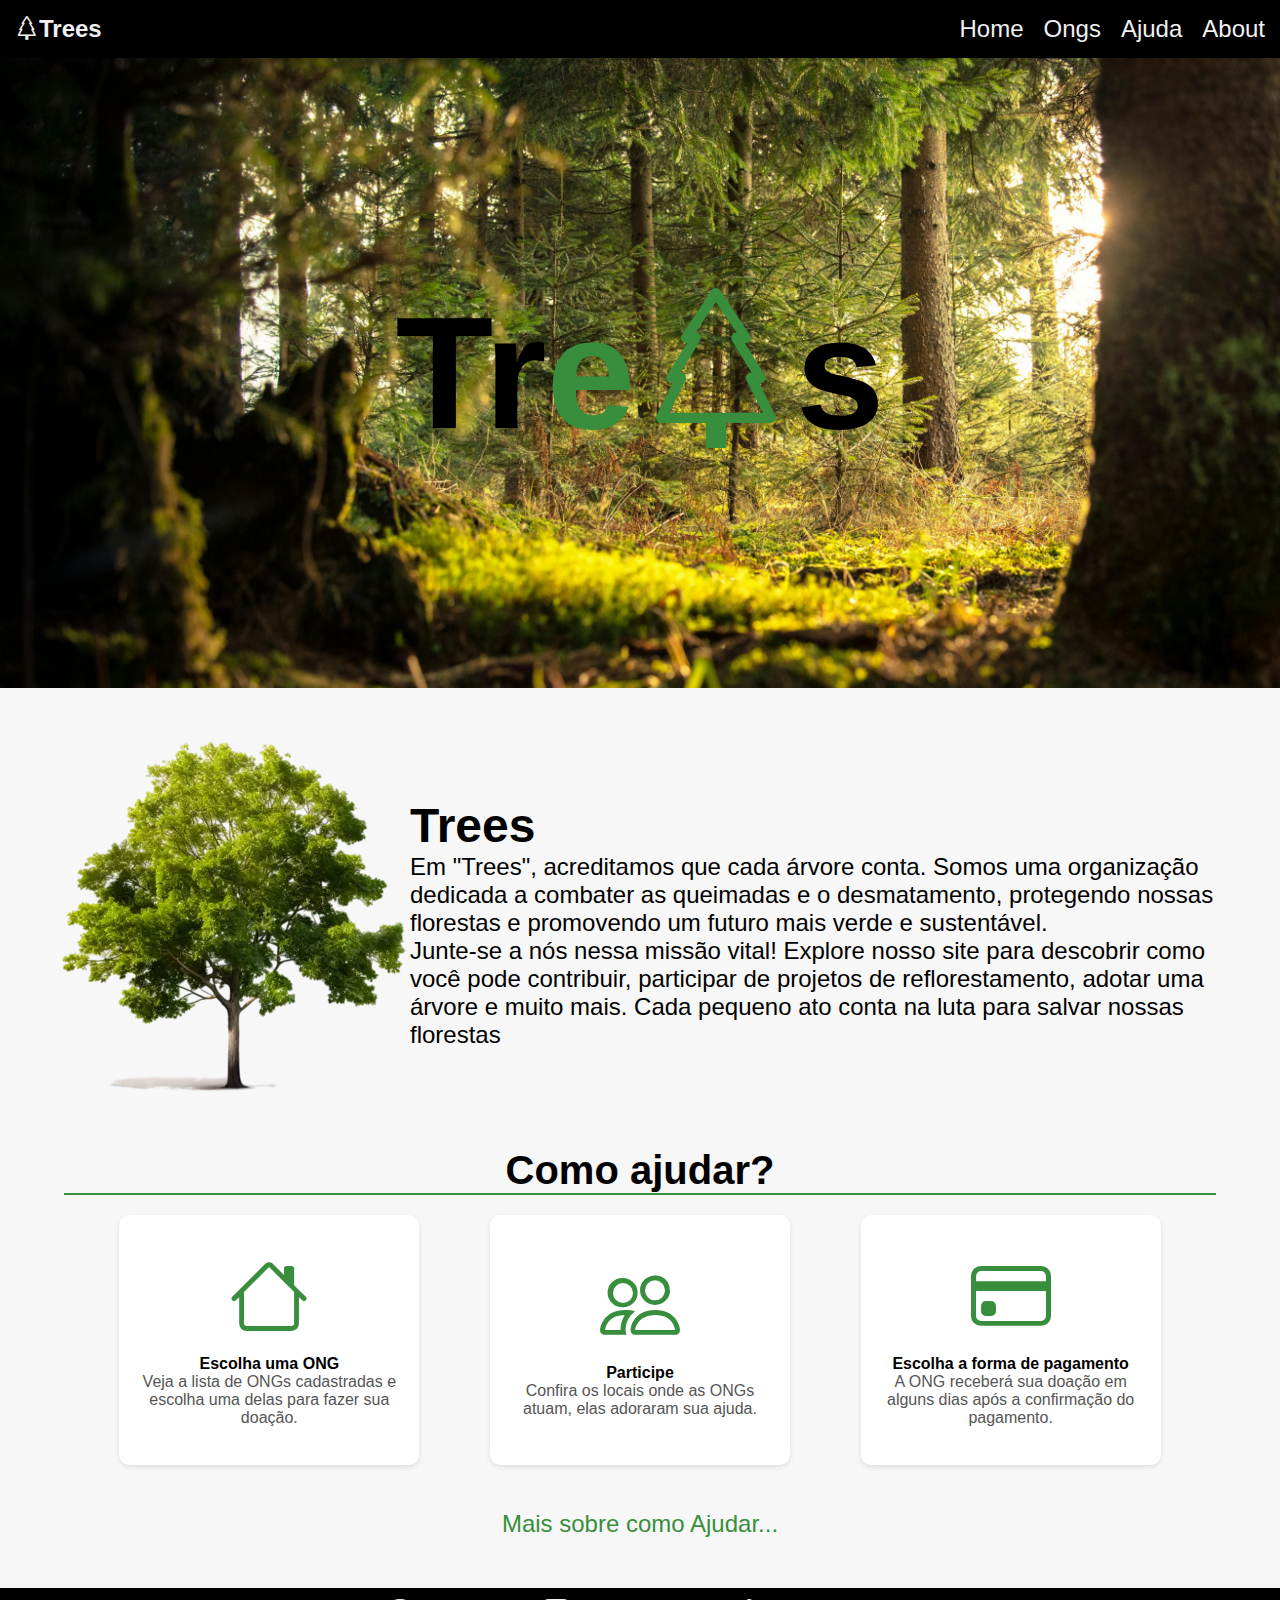
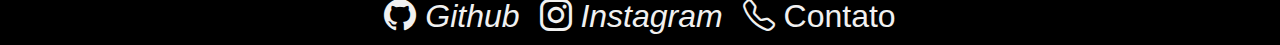
<file: index.html>
<!DOCTYPE html>
<html lang="en">

<head>
    <meta charset="UTF-8">
    <meta name="viewport" content="width=device-width, initial-scale=1.0">
    <title>Ongs v2</title>
    <link rel="stylesheet" href="https://cdn.jsdelivr.net/npm/bootstrap-icons@1.11.3/font/bootstrap-icons.min.css">
    <link rel="stylesheet" href="css/style.css">
    <link rel="stylesheet" href="css/media-query.css">
    <style>
        
    </style>
</head>

<body>
    <header>
        <nav class="navbar container">
            <h1 class="logo"><i class="bi bi-tree"></i>Trees</h1>
            <input type="checkbox" id="toggler">
            <label for="toggler">
                <i class="bi bi-grid"></i>
            </label>
            <div class="menu">
                <ul class="list">
                    <li><a href="index.html">Home</a></li>
                    <li><a href="ongs.html">Ongs</a></li>
                    <li><a href="#ajuda">Ajuda</a></li>
                    <li><a href="about.html">About</a></li>
                </ul>
            </div>
        </nav>
    
        <div class="background">
            <h1 id="desktop">Tr</h1><h1 id="desktop2">e<i class="bi bi-tree"></i></h1><h1 id="desktop">s</h1>
        </div>
    </header>

    <main>
        <div class="container2">
            <img src="img/pngtree-a-big-tree-with-green-leaf-on-transparent-background-genrative-ai-png-image_11931910.png" alt="">
            <div class="ctn2">
                <h2>Trees</h2>
                <p>Em "Trees", acreditamos que cada árvore conta. Somos uma organização dedicada a combater as queimadas e o desmatamento, protegendo nossas florestas e promovendo um futuro mais verde e sustentável.</p>
                <p>Junte-se a nós nessa missão vital! Explore nosso site para descobrir como você pode contribuir, participar de projetos de reflorestamento, adotar uma árvore e muito mais. Cada pequeno ato conta na luta para salvar nossas florestas</p>
            </div>
        </div>

        <div class="title">
            <h2>Como ajudar?</h2>
        </div>      

        <div class="container3" id="ajuda">           
    
            <div class="step">
                <i class="bi bi-house step-icon"></i>
                <h3>Escolha uma ONG</h3>
                <p class="step-description">Veja a lista de ONGs cadastradas e escolha uma delas para fazer sua doação.</p>
            </div>
    
            <div class="step">
                <i class="bi bi-people step-icon"></i>
                <h3>Participe</h3>
                <p class="step-description">Confira os locais onde as ONGs atuam, elas adoraram sua ajuda.</p>
            </div>
    
            <div class="step">
                <i class="bi bi-credit-card step-icon"></i>
                <h3>Escolha a forma de pagamento</h3>
                <p class="step-description">A ONG receberá sua doação em alguns dias após a confirmação do pagamento.</p>
            </div>
        </div>

        <div class="btn-ajd">
            <a href="#">Mais sobre como Ajudar...</a>
        </div>
    </main>

    

    <footer>
            <div class="footer">
                <ul class="footer-list">
                    <li><a href="#"><i class="bi bi-github"> Github</i></a></li>
                    <li><a href="#"><i class="bi bi-instagram"> Instagram</i></a></li>
                    <li><a href="contato.html"><i class="bi bi-telephone"></i> Contato</a></li>
                </ul>
            </div>
    </footer>
    
</body>

</html>
</file>
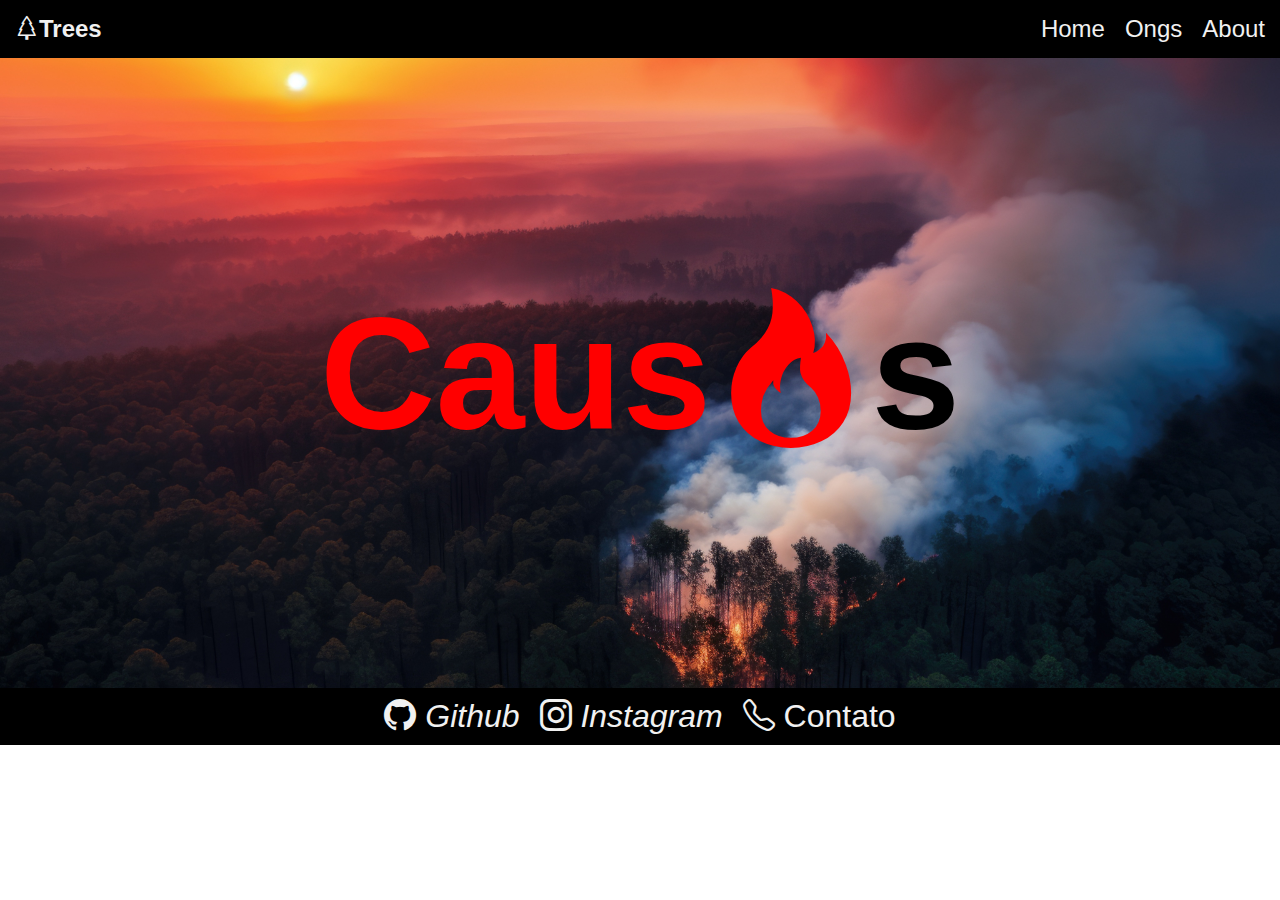
<file: about.html>
<!DOCTYPE html>
<html lang="en">
<head>
    <meta charset="UTF-8">
    <meta name="viewport" content="width=device-width, initial-scale=1.0">
    <title>About</title>
    <link rel="stylesheet" href="https://cdn.jsdelivr.net/npm/bootstrap-icons@1.11.3/font/bootstrap-icons.min.css">
    <link rel="stylesheet" href="css/style.css">
    <link rel="stylesheet" href="css/media-query.css">
</head>

<body>
    <header>
        <nav class="navbar container">
            <h1 class="logo"><i class="bi bi-tree"></i>Trees</h1>
            <input type="checkbox" id="toggler">
            <label for="toggler">
                <i class="bi bi-grid"></i>
            </label>
            <div class="menu">
                <ul class="list">
                    <li><a href="index.html">Home</a></li>
                    <li><a href="ongs.html">Ongs</a></li>
                    <li><a href="about.html">About</a></li>
                </ul>
            </div>
        </nav>
    
        <div class="about-background">
            <h1 id="desktop2">Caus<i class="bi bi-fire"></i></h1><h1 id="desktop">s</h1>
        </div>
    </header>

    <main>
    </main>


    <footer>
            <div class="about-footer">
                <ul class="footer-list">
                    <li><a href="#"><i class="bi bi-github"> Github</i></a></li>
                    <li><a href="#"><i class="bi bi-instagram"> Instagram</i></a></li>
                    <li><a href="contato.html"><i class="bi bi-telephone"></i> Contato</a></li>
                </ul>
            </div>
    </footer>
</body>
</html>
</file>
<file: css/style.css>
* {
    font-family: Arial, Helvetica, sans-serif;
    font-size: 1em;
    margin: 0;
    padding: 0;
    box-sizing: border-box;
} 

.navbar {
    display: flex;
    flex-wrap: wrap;
    align-items: center;
    justify-content: space-between;
    background-color: #000000;
    padding: 15px;
}

.navbar h1 {
    font-size: 1.5em;
    color: #F1F1F1;
}

.navbar a {
    text-decoration: none;
    color: #f1f1f1;
}

.logo {
    margin-right: 50px;
}

.list {
    list-style: none;
    display: flex;
    pointer-events: none;
    gap: 20px;
}

.list li a {
    font-size: 1.5em;
}

.list *{
    transition: .2s;
}

.list:hover > * {
    opacity: 0,3;
}

.list > * {
    pointer-events: auto;
}

.list:hover > * {
    opacity: 1;
}

#toggler, .navbar label {
    display: none;
    color: #f1f1f1;
}

.background {
    background: url(../img/back-1.jpg) center/cover;
    display: flex;
    justify-content: center;
    align-items: center;
    width: 100%;
    height: 70vh;
}

.background #desktop {
    font-size: 10em;
    font-weight: 100px;
    color: rgb(0, 0, 0);
}

.background #desktop2 {
    font-size: 10em;
    font-weight: 100px;
    color: #388E3C;
}

.background #mobile {
    display: none;
    color: #000;
    font-size: 20em;
}

/*main*/
main {
    background-color: #f7f7f7;
    display: flex;
    flex-direction: column;
    justify-content: center;
    align-items: center;
}

.container2 {
    display: flex;
    flex-direction: row;
    margin: 50px;   
}

.ctn2 {
    margin-top: 60px;
}

.ctn2 h2 {
    font-size: 3em;
}

.ctn2 p {
    font-size: 1.5em;
}


main .title {
    display: flex;
    align-items: center;
    justify-content: center;
    border-bottom: 2px solid #388E3C;
    width: 90%;

}

main .title h2 {
    font-size: 2.5em;
}

.container3 {
    display: flex;
    flex-direction: row;
    align-items: center;
    padding: 20px;
    width: 90%;
}

.conteiner3 h2 {
    margin-top: 0;
    margin-bottom: 20px;
    font-size: 24px;
    font-weight: bold;
    color: #333;
}

.step {
    display: flex;
    justify-content: center;
    align-items: center;
    flex-direction: column;
    width: 300px;
    height: 250px;
    margin: 0 auto 20px;
    background-color: #fff;
    border-radius: 10px;
    padding: 20px;
    box-shadow: 0 2px 5px rgba(0, 0, 0, 0.1);
}

.step-icon {
    color: #388E3C;
    font-size: 5em;
    margin-bottom: 10px;
}

.step-description {
    text-align: center;
    font-size: 16px;
    color: #555;
}

.btn-ajd {
    margin: 5px 0px 50px;
}

.btn-ajd a {
    color: #388E3C;
    font-size: 1.5em;
    text-decoration: none;
}

/*footer*/
footer {
    background-color: #000;
}

.footer {
    display: flex;
    justify-content: center;
    align-items: center;
}

.footer-list {
    list-style: none;
    display: flex;
    justify-content: space-between;
    align-items: center;
}

.footer-list li {
    padding: 10px;
}

.footer-list a {
    text-decoration: none;
    color: #f1f1f1;
    font-size: 2em;
}

.footer-list a:hover {
    color: #388E3C;
}

/*About*/
.about-background {
    background: url(../img/back-queimadas.jpg) center/cover;
    display: flex;
    justify-content: center;
    align-items: center;
    width: 100%;
    height: 70vh;
}

.about-background #desktop {
    font-size: 10em;
    font-weight: 100px;
    color: rgb(0, 0, 0);
}

.about-background #desktop2 {
    font-size: 10em;
    font-weight: 100px;
    color: rgb(255, 0, 0);
}

.about-background #mobile {
    display: none;
    color: #000;
    font-size: 20em;
}

/*About Footer*/
.about-footer {
    display: flex;
    justify-content: center;
    align-items: center;
}

.about-footer .footer-list a:hover {
    color: rgb(255, 0, 0);
}

/*Ongs*/
.ongs-main {
    margin: 3%;
    display: flex;
    flex-direction: column;
    justify-content: center;
    align-items: center;
}

#title {
    width: 95%;
    display: flex;
    justify-content: left;
    border-bottom: 2px solid black;
    font-size: 2em;
}

.space {
    margin-top: 5%;
}

.ongs-main .content {
    display: flex;
    flex-direction: row;
    justify-content: center;
    align-items: center;
}

.card {
    margin: 5px;
    border-radius: 20px;
    box-shadow: 0px 2px 23px #0000001f;
}

.card:hover {
    transform: scale(1.03);
    transition: 0.3s;
}

.card-top {
    padding: 10px;
}

.card-media {
    height: 200px;
    width: 100%;
}

#card1 { background: url(../img/about2.jpg) center/cover;} #card2 { background: url(../img/pexels-tomfisk-6789375.jpg) center/cover;}
#card3 { background: url(../img/about1.jpg) center/cover;}

.card-bottom {
    padding: 10px;
    display: flex;
    flex-direction: column;
    justify-content: center;
    align-items: center;
}

.actions {
    background: none;
    border: none;
    color: #388E3C;
}

#btn-ongs {
    margin: 10px;
    font-size: 1.5em;
}
</file>
<file: css/media-query.css>
@media screen and (max-width: 768px) {
    .menu {
        width: 100%;
        max-height: 0;
        overflow: hidden;
    }

    .list {
        flex-direction: column;
        align-items: center;
        padding: 20px
    }

    .container {
        width: 100%;
        position: fixed;
        top: 0;
        left: 0;
        padding: 15px;
        z-index: 99999;
    }

    .navbar label {
        font-size: 1.5em;
        display: inline-flex;
        align-items: center;
        cursor: pointer;
    }

    #toggler:checked ~ .menu {
        max-height: 100%;
    }

    .background #desktop {
        font-size: 6em;
    }

    .background #desktop2 {
        font-size: 6em;
    }

    .container2 {
        flex-direction: column;
    }
    .ctn2 {
        margin-top: 0;
    }

    .container3 {
        flex-direction: column;
    }

    .footer {
        justify-content: left;
    }

    .footer-list {
        flex-direction: column;
        justify-content: left;
        align-items: start;
    }

    /*about*/
    .about-background #desktop {
        font-size: 6em;
    }

    .about-background #desktop2 {
        font-size: 6em;
    }

    .about-footer {
        justify-content: left;
    }
    
    /*Ongs*/
    .ongs-main {
        margin-top: 20%;
    }

    .ongs-main .content {
        flex-direction: column;
    }

    .contatoss {
        margin-top: 50px;
    }

}
</file>
